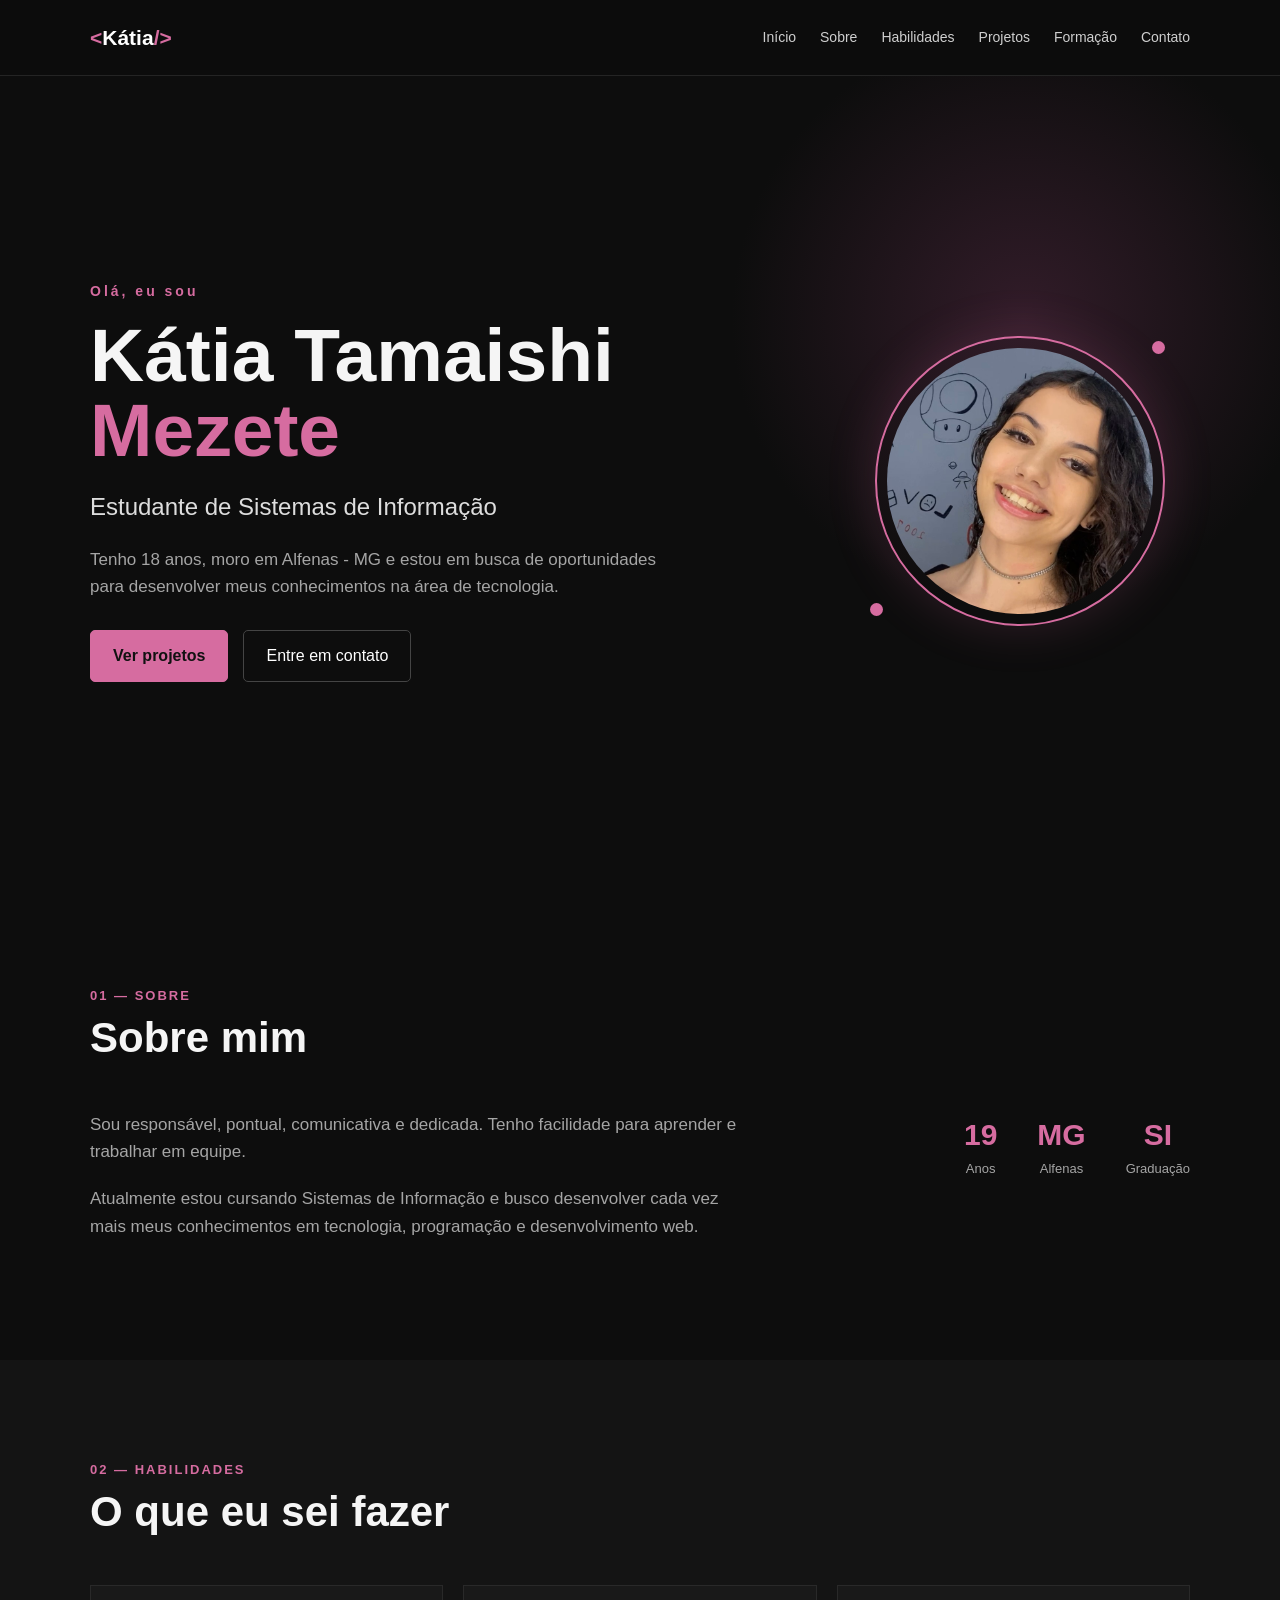
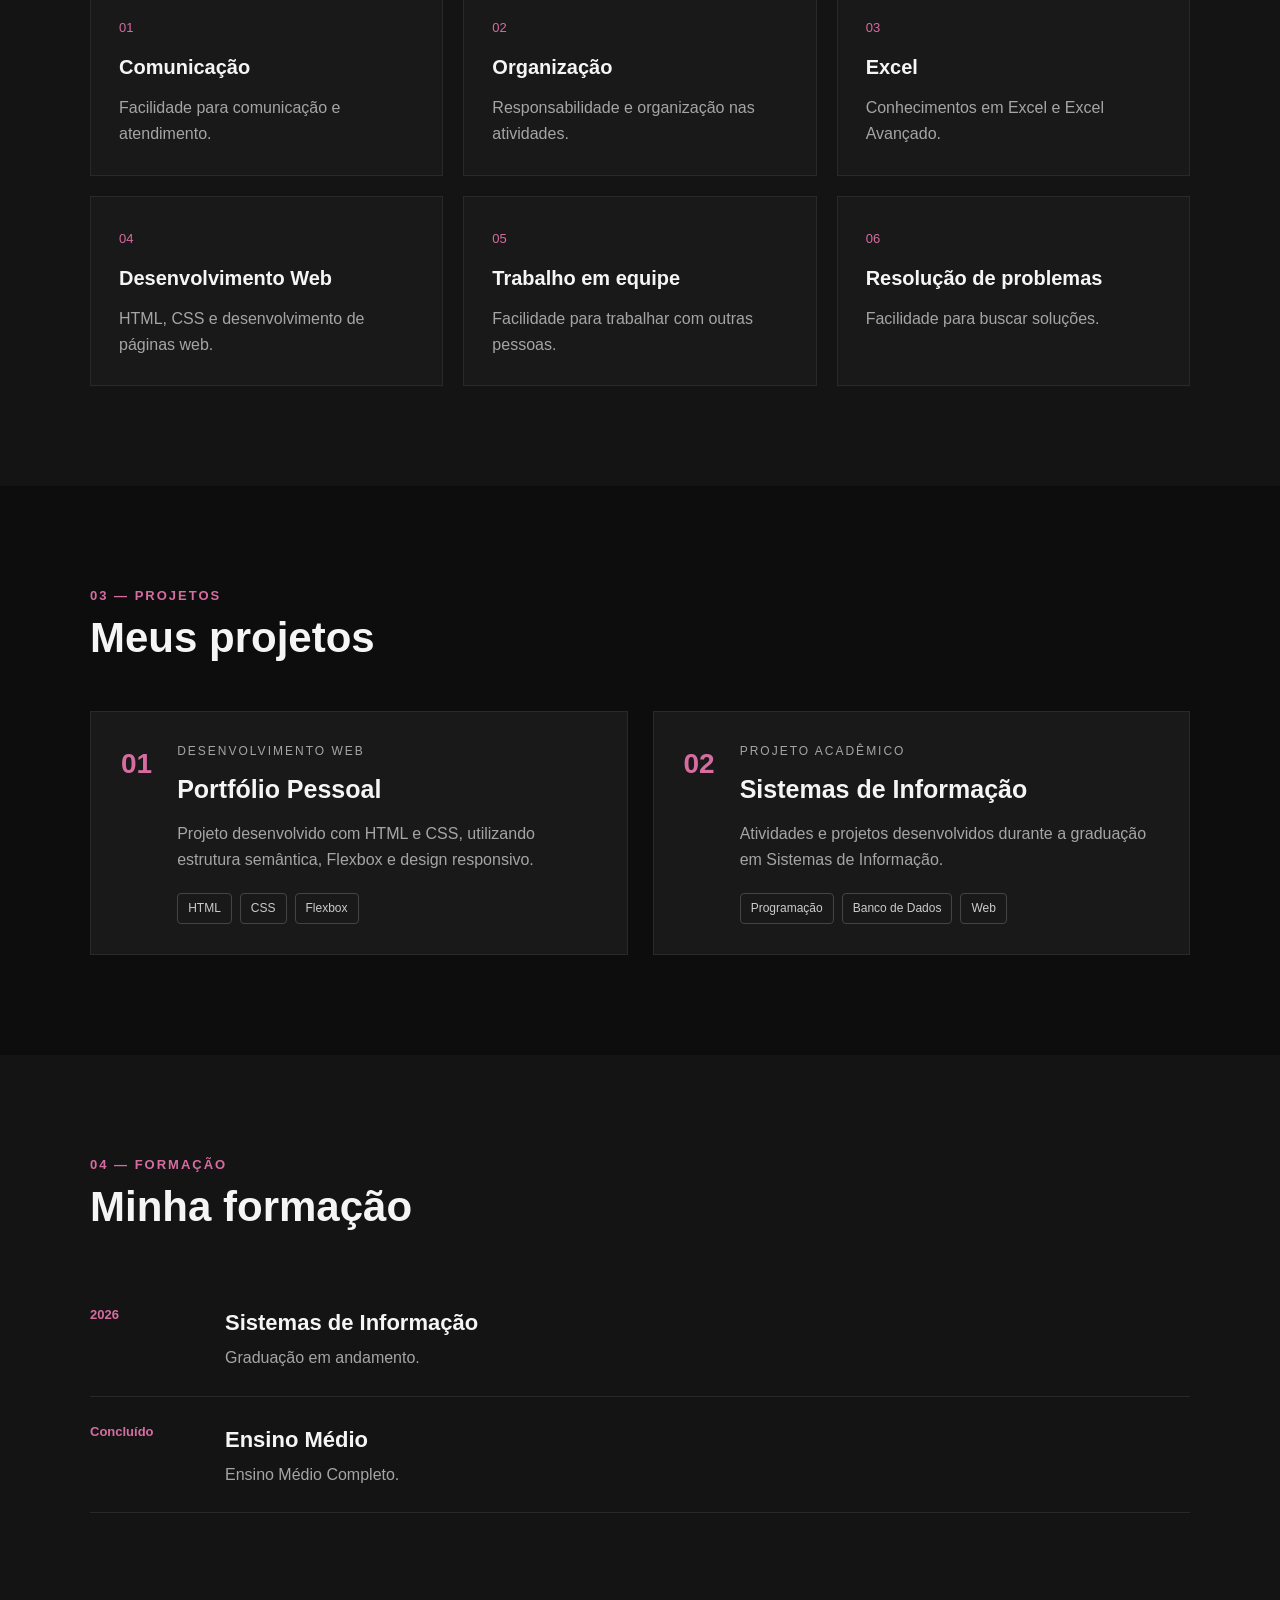
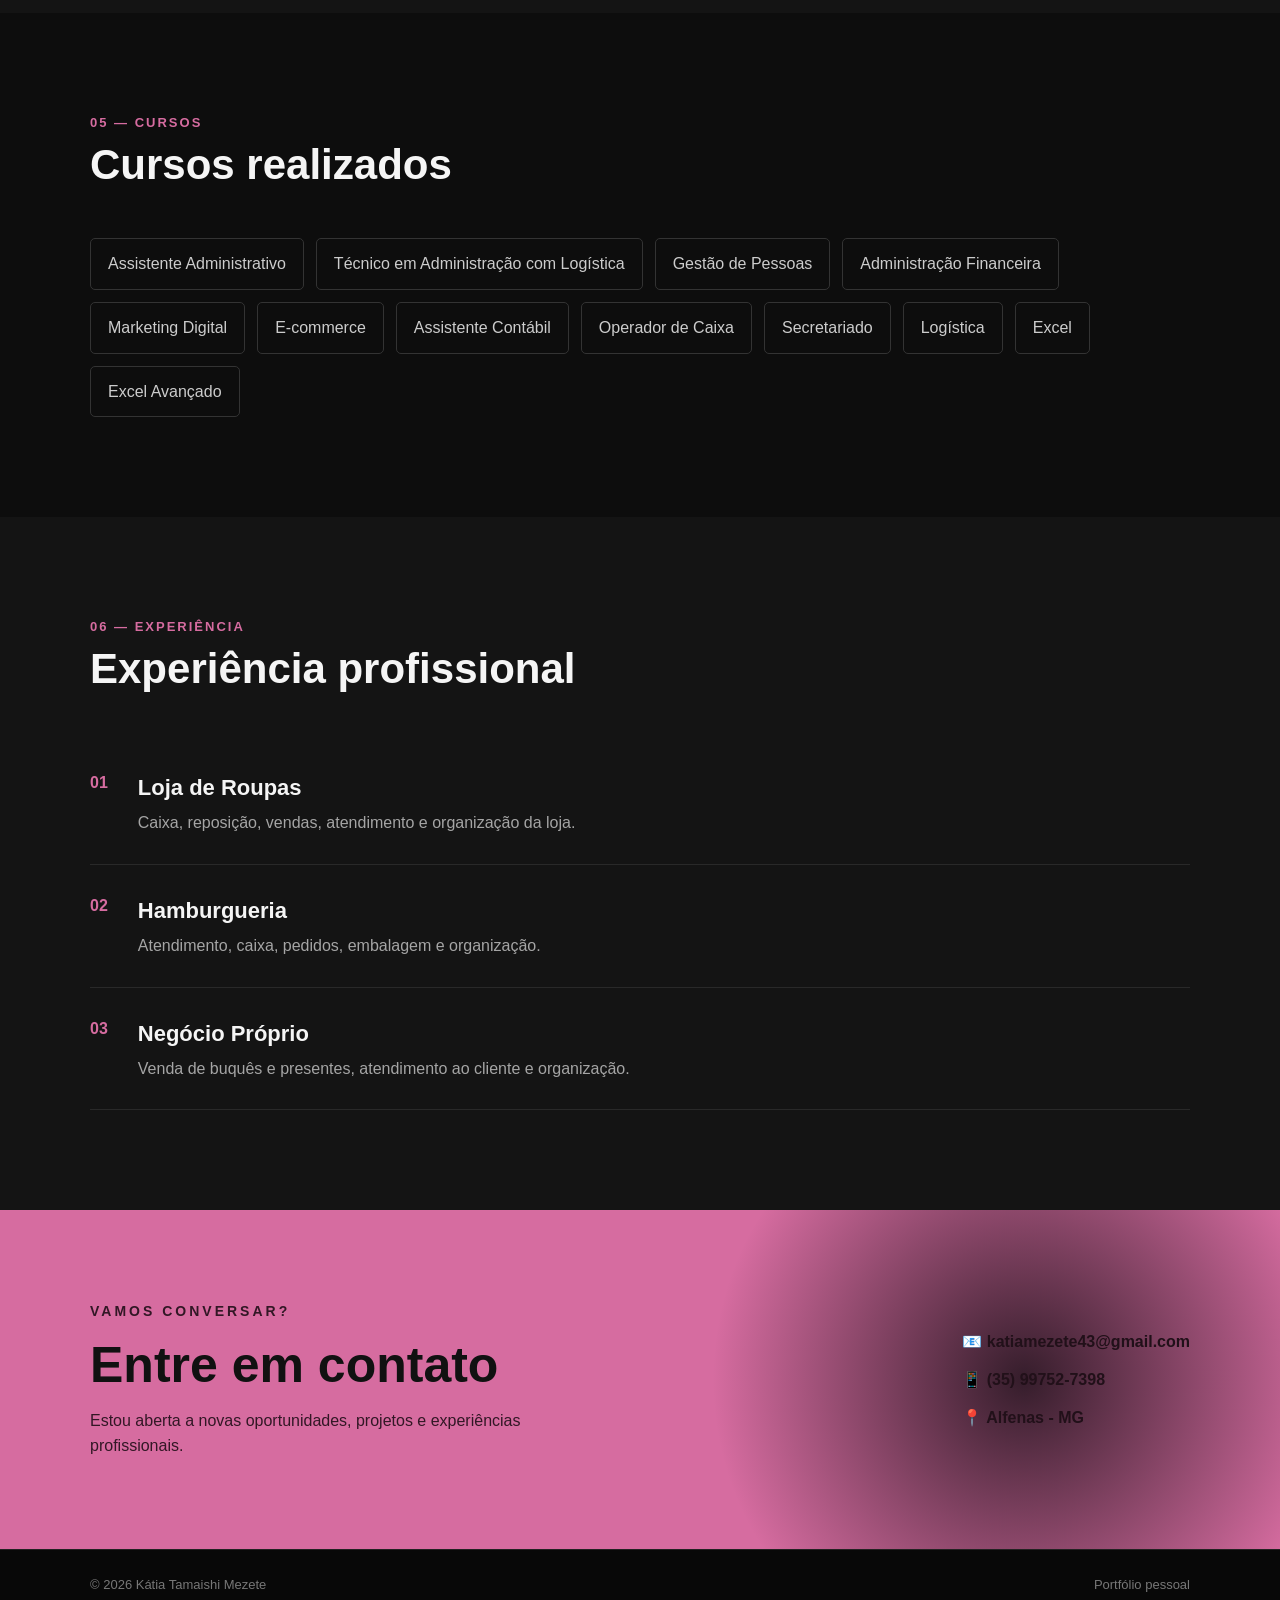
<file: index.html>
<!DOCTYPE html>
<html lang="pt-BR">

<head>
    <meta charset="UTF-8">
    <meta name="viewport" content="width=device-width, initial-scale=1.0">

    <title>Kátia Tamaishi Mezete | Portfólio</title>

    <link rel="stylesheet" href="style.css">
</head>

<body>

    <!-- MENU -->

    <header class="header">

        <div class="container menu">

            <a href="#inicio" class="logo">
                <span>&lt;</span>Kátia<span>/&gt;</span>
            </a>

            <nav>
                <a href="#inicio">Início</a>
                <a href="#sobre">Sobre</a>
                <a href="#habilidades">Habilidades</a>
                <a href="#projetos">Projetos</a>
                <a href="#formacao">Formação</a>
                <a href="#contato">Contato</a>
            </nav>

        </div>

    </header>


    <main>

        <!-- INÍCIO -->

        <section id="inicio" class="inicio">

            <div class="container inicio-conteudo">

                <div class="inicio-texto">

                    <p class="pequeno-texto">Olá, eu sou</p>

                    <h1>
                        Kátia Tamaishi
                        <span>Mezete</span>
                    </h1>

                    <h2>
                        Estudante de Sistemas de Informação
                    </h2>

                    <p class="descricao">
                        Tenho 18 anos, moro em Alfenas - MG e estou
                        em busca de oportunidades para desenvolver
                        meus conhecimentos na área de tecnologia.
                    </p>

                    <div class="botoes">

                        <a href="#projetos" class="botao principal">
                            Ver projetos
                        </a>

                        <a href="#contato" class="botao">
                            Entre em contato
                        </a>

                    </div>

                </div>


                <div class="inicio-foto">

                    <div class="foto-borda">

                        <img src="imagem/IMG_7324.jpeg"
                            alt="Foto de Kátia Tamaishi Mezete">

                    </div>

                    <div class="bolinha bolinha-1"></div>
                    <div class="bolinha bolinha-2"></div>

                </div>

            </div>

        </section>


        <!-- SOBRE -->

        <section id="sobre" class="secao">

            <div class="container">

                <div class="titulo">

                    <p>01 — SOBRE</p>

                    <h2>Sobre mim</h2>

                </div>


                <div class="sobre-conteudo">

                    <div class="sobre-texto">

                        <p>
                            Sou responsável, pontual, comunicativa
                            e dedicada. Tenho facilidade para aprender
                            e trabalhar em equipe.
                        </p>

                        <p>
                            Atualmente estou cursando Sistemas de
                            Informação e busco desenvolver cada vez
                            mais meus conhecimentos em tecnologia,
                            programação e desenvolvimento web.
                        </p>

                    </div>


                    <div class="sobre-info">

                        <div>
                            <span>19</span>
                            <p>Anos</p>
                        </div>

                        <div>
                            <span>MG</span>
                            <p>Alfenas</p>
                        </div>

                        <div>
                            <span>SI</span>
                            <p>Graduação</p>
                        </div>

                    </div>

                </div>

            </div>

        </section>


        <!-- HABILIDADES -->

        <section id="habilidades" class="secao escura">

            <div class="container">

                <div class="titulo">

                    <p>02 — HABILIDADES</p>

                    <h2>O que eu sei fazer</h2>

                </div>


                <div class="habilidades">

                    <div class="habilidade">
                        <span>01</span>
                        <h3>Comunicação</h3>
                        <p>Facilidade para comunicação e atendimento.</p>
                    </div>

                    <div class="habilidade">
                        <span>02</span>
                        <h3>Organização</h3>
                        <p>Responsabilidade e organização nas atividades.</p>
                    </div>

                    <div class="habilidade">
                        <span>03</span>
                        <h3>Excel</h3>
                        <p>Conhecimentos em Excel e Excel Avançado.</p>
                    </div>

                    <div class="habilidade">
                        <span>04</span>
                        <h3>Desenvolvimento Web</h3>
                        <p>HTML, CSS e desenvolvimento de páginas web.</p>
                    </div>

                    <div class="habilidade">
                        <span>05</span>
                        <h3>Trabalho em equipe</h3>
                        <p>Facilidade para trabalhar com outras pessoas.</p>
                    </div>

                    <div class="habilidade">
                        <span>06</span>
                        <h3>Resolução de problemas</h3>
                        <p>Facilidade para buscar soluções.</p>
                    </div>

                </div>

            </div>

        </section>


        <!-- PROJETOS -->

        <section id="projetos" class="secao">

            <div class="container">

                <div class="titulo">

                    <p>03 — PROJETOS</p>

                    <h2>Meus projetos</h2>

                </div>


                <div class="projetos">

                    <article class="projeto">

                        <div class="projeto-numero">
                            01
                        </div>

                        <div>

                            <p class="categoria">
                                DESENVOLVIMENTO WEB
                            </p>

                            <h3>Portfólio Pessoal</h3>

                            <p>
                                Projeto desenvolvido com HTML e CSS,
                                utilizando estrutura semântica,
                                Flexbox e design responsivo.
                            </p>

                            <div class="tecnologias">

                                <span>HTML</span>
                                <span>CSS</span>
                                <span>Flexbox</span>

                            </div>

                        </div>

                    </article>


                    <article class="projeto">

                        <div class="projeto-numero">
                            02
                        </div>

                        <div>

                            <p class="categoria">
                                PROJETO ACADÊMICO
                            </p>

                            <h3>Sistemas de Informação</h3>

                            <p>
                                Atividades e projetos desenvolvidos
                                durante a graduação em Sistemas
                                de Informação.
                            </p>

                            <div class="tecnologias">

                                <span>Programação</span>
                                <span>Banco de Dados</span>
                                <span>Web</span>

                            </div>

                        </div>

                    </article>

                </div>

            </div>

        </section>


        <!-- FORMAÇÃO -->

        <section id="formacao" class="secao escura">

            <div class="container">

                <div class="titulo">

                    <p>04 — FORMAÇÃO</p>

                    <h2>Minha formação</h2>

                </div>


                <div class="formacoes">

                    <div class="formacao">

                        <span>2026</span>

                        <div>

                            <h3>Sistemas de Informação</h3>

                            <p>
                                Graduação em andamento.
                            </p>

                        </div>

                    </div>


                    <div class="formacao">

                        <span>Concluído</span>

                        <div>

                            <h3>Ensino Médio</h3>

                            <p>
                                Ensino Médio Completo.
                            </p>

                        </div>

                    </div>

                </div>

            </div>

        </section>


        <!-- CURSOS -->

        <section class="secao">

            <div class="container">

                <div class="titulo">

                    <p>05 — CURSOS</p>

                    <h2>Cursos realizados</h2>

                </div>


                <div class="cursos">

                    <span>Assistente Administrativo</span>

                    <span>Técnico em Administração com Logística</span>

                    <span>Gestão de Pessoas</span>

                    <span>Administração Financeira</span>

                    <span>Marketing Digital</span>

                    <span>E-commerce</span>

                    <span>Assistente Contábil</span>

                    <span>Operador de Caixa</span>

                    <span>Secretariado</span>

                    <span>Logística</span>

                    <span>Excel</span>

                    <span>Excel Avançado</span>

                </div>

            </div>

        </section>


        <!-- EXPERIÊNCIA -->

        <section class="secao escura">

            <div class="container">

                <div class="titulo">

                    <p>06 — EXPERIÊNCIA</p>

                    <h2>Experiência profissional</h2>

                </div>


                <div class="experiencias">

                    <article>

                        <span>01</span>

                        <div>

                            <h3>Loja de Roupas</h3>

                            <p>
                                Caixa, reposição, vendas,
                                atendimento e organização da loja.
                            </p>

                        </div>

                    </article>


                    <article>

                        <span>02</span>

                        <div>

                            <h3>Hamburgueria</h3>

                            <p>
                                Atendimento, caixa, pedidos,
                                embalagem e organização.
                            </p>

                        </div>

                    </article>


                    <article>

                        <span>03</span>

                        <div>

                            <h3>Negócio Próprio</h3>

                            <p>
                                Venda de buquês e presentes,
                                atendimento ao cliente e organização.
                            </p>

                        </div>

                    </article>

                </div>

            </div>

        </section>


        <!-- CONTATO -->

        <section id="contato" class="contato">

            <div class="container contato-conteudo">

                <div>

                    <p class="pequeno-texto">
                        VAMOS CONVERSAR?
                    </p>

                    <h2>
                        Entre em contato
                    </h2>

                    <p>
                        Estou aberta a novas oportunidades,
                        projetos e experiências profissionais.
                    </p>

                </div>


                <div class="dados">

                    <a href="mailto:katiamezete43@gmail.com">
                        📧 katiamezete43@gmail.com
                    </a>

                    <a href="tel:+5535997527398">
                        📱 (35) 99752-7398
                    </a>

                    <p>
                        📍 Alfenas - MG
                    </p>

                </div>

            </div>

        </section>

    </main>


    <!-- RODAPÉ -->

    <footer>

        <div class="container">

            <p>
                © 2026 Kátia Tamaishi Mezete
            </p>

            <p>
                Portfólio pessoal
            </p>

        </div>

    </footer>

</body>

</html>
</file>
<file: style.css>
/* =========================
   RESET
========================= */

* {
    margin: 0;
    padding: 0;
    box-sizing: border-box;
}

html {
    scroll-behavior: smooth;
}

body {
    font-family: Arial, Helvetica, sans-serif;
    background: #0d0d0d;
    color: #f5f5f5;
    line-height: 1.6;
}

a {
    color: inherit;
    text-decoration: none;
}


/* =========================
   CORES E CONTAINER
========================= */

:root {
    --rosa: #d66ca0;
    --rosa-claro: #f0a8c9;
    --fundo: #0d0d0d;
    --fundo-2: #141414;
    --card: #191919;
    --texto: #f5f5f5;
    --cinza: #a5a5a5;
}

.container {
    width: min(1100px, 90%);
    margin: auto;
}


/* =========================
   HEADER
========================= */

.header {
    width: 100%;
    background: rgba(13, 13, 13, 0.96);
    border-bottom: 1px solid #242424;

    position: sticky;
    top: 0;
    z-index: 100;
}

.menu {
    min-height: 75px;

    display: flex;
    align-items: center;
    justify-content: space-between;

    gap: 25px;
}

.logo {
    color: white;
    font-size: 21px;
    font-weight: bold;
}

.logo span {
    color: var(--rosa);
}

.menu nav {
    display: flex;
    flex-wrap: wrap;
    gap: 24px;
}

.menu nav a {
    color: #cfcfcf;
    font-size: 14px;
    transition: 0.3s;
}

.menu nav a:hover {
    color: var(--rosa);
}


/* =========================
   INÍCIO
========================= */

.inicio {
    min-height: 90vh;
    display: flex;
    align-items: center;

    background:
        radial-gradient(circle at 80% 30%, #321c29 0, transparent 25%),
        var(--fundo);

    padding: 80px 0;
}

.inicio-conteudo {
    display: flex;
    align-items: center;
    justify-content: space-between;

    gap: 70px;
}

.inicio-texto {
    max-width: 650px;
}

.pequeno-texto {
    color: var(--rosa);
    font-size: 14px;
    font-weight: bold;
    letter-spacing: 3px;
    margin-bottom: 15px;
}

.inicio h1 {
    font-size: clamp(42px, 7vw, 75px);
    line-height: 1;

    margin-bottom: 20px;
}

.inicio h1 span {
    display: block;
    color: var(--rosa);
}

.inicio h2 {
    font-size: 24px;
    color: #ddd;
    font-weight: normal;

    margin-bottom: 20px;
}

.descricao {
    max-width: 580px;
    color: var(--cinza);
    font-size: 17px;
}

.botoes {
    display: flex;
    flex-wrap: wrap;
    gap: 15px;
    margin-top: 30px;
}

.botao {
    display: inline-block;

    border: 1px solid #444;

    padding: 12px 22px;

    border-radius: 5px;

    color: white;

    transition: 0.3s;
}

.botao:hover {
    border-color: var(--rosa);
    color: var(--rosa);
}

.botao.principal {
    background: var(--rosa);
    border-color: var(--rosa);
    color: #111;
    font-weight: bold;
}

.botao.principal:hover {
    background: var(--rosa-claro);
}


/* =========================
   FOTO
========================= */

.inicio-foto {
    position: relative;
    width: 340px;
    height: 340px;

    display: flex;
    justify-content: center;
    align-items: center;
}

.foto-borda {
    width: 290px;
    height: 290px;

    border-radius: 50%;

    border: 2px solid var(--rosa);

    padding: 10px;

    box-shadow: 0 0 50px rgba(214, 108, 160, 0.18);
}

.foto-borda img {
    width: 100%;
    height: 100%;

    object-fit: cover;

    border-radius: 50%;
}

.bolinha {
    position: absolute;

    width: 13px;
    height: 13px;

    background: var(--rosa);

    border-radius: 50%;
}

.bolinha-1 {
    top: 30px;
    right: 25px;
}

.bolinha-2 {
    bottom: 35px;
    left: 20px;
}


/* =========================
   SEÇÕES
========================= */

.secao {
    padding: 100px 0;
    background: var(--fundo);
}

.escura {
    background: var(--fundo-2);
}

.titulo {
    margin-bottom: 50px;
}

.titulo p {
    color: var(--rosa);
    font-size: 13px;
    font-weight: bold;
    letter-spacing: 2px;
    margin-bottom: 8px;
}

.titulo h2 {
    font-size: 42px;
    line-height: 1.1;
}


/* =========================
   SOBRE
========================= */

.sobre-conteudo {
    display: flex;
    justify-content: space-between;
    gap: 70px;
}

.sobre-texto {
    max-width: 650px;
}

.sobre-texto p {
    color: var(--cinza);
    font-size: 17px;
    margin-bottom: 20px;
}

.sobre-info {
    display: flex;
    gap: 40px;
}

.sobre-info div {
    text-align: center;
}

.sobre-info span {
    display: block;

    color: var(--rosa);

    font-size: 30px;
    font-weight: bold;
}

.sobre-info p {
    color: var(--cinza);
    font-size: 13px;
}


/* =========================
   HABILIDADES
========================= */

.habilidades {
    display: flex;
    flex-wrap: wrap;
    gap: 20px;
}

.habilidade {
    flex: 1 1 300px;

    background: var(--card);

    border: 1px solid #292929;

    padding: 28px;

    transition: 0.3s;
}

.habilidade:hover {
    transform: translateY(-5px);
    border-color: var(--rosa);
}

.habilidade span {
    color: var(--rosa);
    font-size: 13px;
}

.habilidade h3 {
    font-size: 20px;
    margin: 12px 0;
}

.habilidade p {
    color: var(--cinza);
}


/* =========================
   PROJETOS
========================= */

.projetos {
    display: flex;
    flex-wrap: wrap;
    gap: 25px;
}

.projeto {
    flex: 1 1 450px;

    display: flex;
    gap: 25px;

    background: var(--card);

    border: 1px solid #292929;

    padding: 30px;

    transition: 0.3s;
}

.projeto:hover {
    border-color: var(--rosa);
    transform: translateY(-5px);
}

.projeto-numero {
    color: var(--rosa);
    font-size: 28px;
    font-weight: bold;
}

.categoria {
    color: var(--rosa);
    font-size: 12px;
    letter-spacing: 2px;
    margin-bottom: 8px;
}

.projeto h3 {
    font-size: 25px;
    margin-bottom: 12px;
}

.projeto p {
    color: var(--cinza);
}

.tecnologias {
    display: flex;
    flex-wrap: wrap;
    gap: 8px;
    margin-top: 20px;
}

.tecnologias span {
    padding: 5px 10px;

    border: 1px solid #444;

    border-radius: 4px;

    color: #ccc;

    font-size: 12px;
}


/* =========================
   FORMAÇÃO
========================= */

.formacoes {
    display: flex;
    flex-direction: column;
}

.formacao {
    display: flex;
    gap: 35px;

    padding: 25px 0;

    border-bottom: 1px solid #292929;
}

.formacao > span {
    width: 100px;

    color: var(--rosa);

    font-size: 13px;
    font-weight: bold;
}

.formacao h3 {
    font-size: 22px;
    margin-bottom: 5px;
}

.formacao p {
    color: var(--cinza);
}


/* =========================
   CURSOS
========================= */

.cursos {
    display: flex;
    flex-wrap: wrap;
    gap: 12px;
}

.cursos span {
    border: 1px solid #333;

    padding: 12px 17px;

    color: #ccc;

    border-radius: 5px;

    transition: 0.3s;
}

.cursos span:hover {
    border-color: var(--rosa);
    color: var(--rosa);
}


/* =========================
   EXPERIÊNCIA
========================= */

.experiencias {
    display: flex;
    flex-direction: column;
}

.experiencias article {
    display: flex;
    gap: 30px;

    padding: 28px 0;

    border-bottom: 1px solid #292929;
}

.experiencias article > span {
    color: var(--rosa);
    font-weight: bold;
}

.experiencias h3 {
    font-size: 22px;
    margin-bottom: 5px;
}

.experiencias p {
    color: var(--cinza);
}


/* =========================
   CONTATO
========================= */

.contato {
    background:
        radial-gradient(circle at 80% 50%, #351d2b 0, transparent 30%),
        var(--rosa);

    padding: 90px 0;
}

.contato-conteudo {
    display: flex;
    justify-content: space-between;
    align-items: center;

    gap: 50px;
}

.contato .pequeno-texto {
    color: #321725;
}

.contato h2 {
    color: #111;
    font-size: 50px;
    line-height: 1.1;

    margin-bottom: 15px;
}

.contato-conteudo > div:first-child p:last-child {
    color: #321725;
    max-width: 500px;
}

.dados {
    display: flex;
    flex-direction: column;
    gap: 12px;
}

.dados a,
.dados p {
    color: #211019;
    font-weight: bold;
}


/* =========================
   RODAPÉ
========================= */

footer {
    background: #080808;

    border-top: 1px solid #222;

    padding: 25px 0;
}

footer .container {
    display: flex;
    justify-content: space-between;
    gap: 20px;
}

footer p {
    color: #777;
    font-size: 13px;
}


/* =========================
   RESPONSIVIDADE
========================= */

@media (max-width: 850px) {

    .menu {
        flex-direction: column;
        padding: 18px 0;
    }

    .menu nav {
        justify-content: center;
    }

    .inicio-conteudo {
        flex-direction: column-reverse;
        text-align: center;
    }

    .inicio-texto {
        display: flex;
        flex-direction: column;
        align-items: center;
    }

    .inicio-foto {
        width: 280px;
        height: 280px;
    }

    .foto-borda {
        width: 235px;
        height: 235px;
    }

    .sobre-conteudo {
        flex-direction: column;
    }

    .sobre-info {
        justify-content: center;
    }

    .contato-conteudo {
        flex-direction: column;
        text-align: center;
    }

    .dados {
        align-items: center;
    }

}


@media (max-width: 600px) {

    .menu nav {
        gap: 12px;
    }

    .menu nav a {
        font-size: 12px;
    }

    .inicio {
        padding: 65px 0;
    }

    .inicio h1 {
        font-size: 45px;
    }

    .inicio h2 {
        font-size: 19px;
    }
</file>
